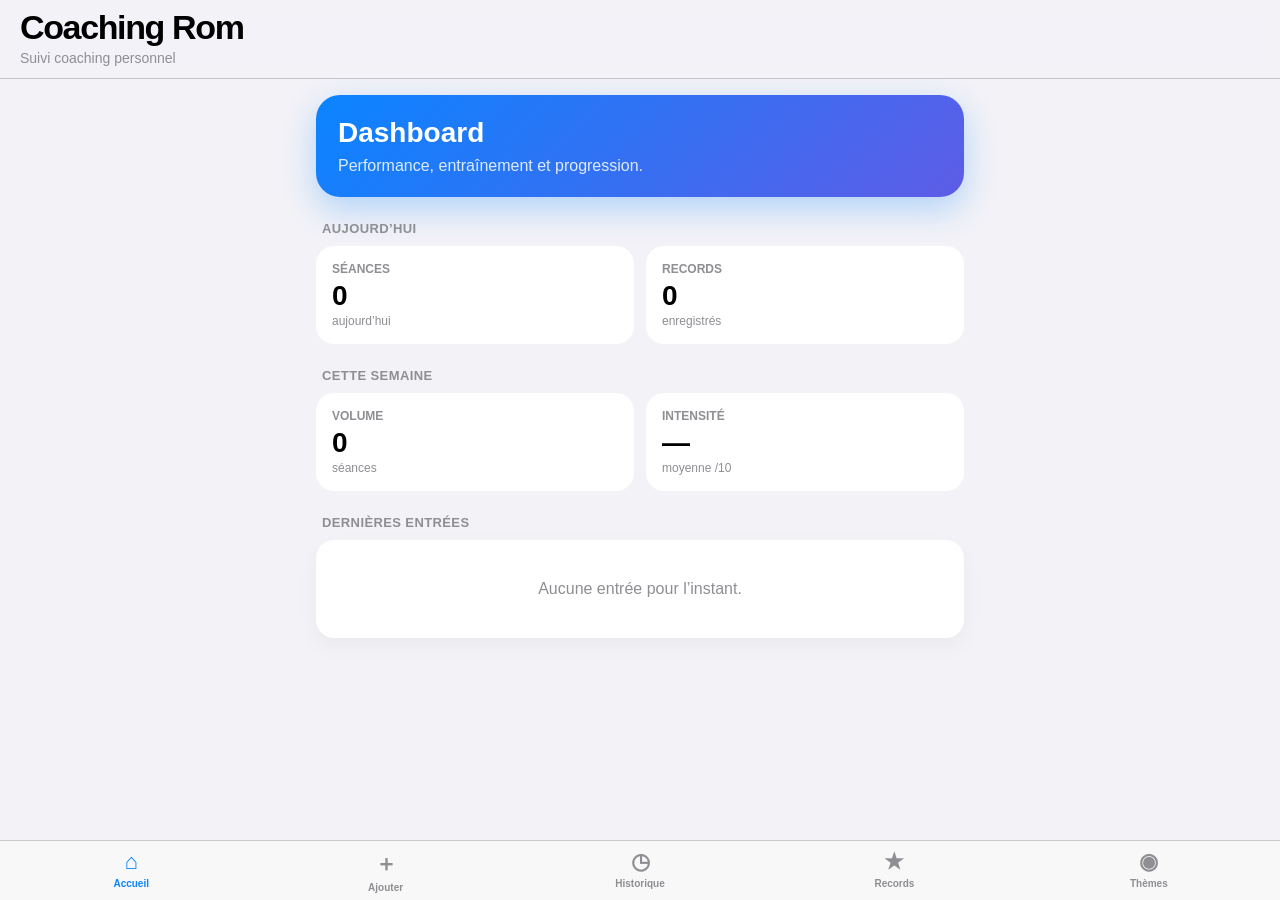
<file: index.html>
<!DOCTYPE html>
<html lang="fr">
<head>
<meta charset="UTF-8">
<title>Coaching Rom</title>
<meta name="viewport" content="width=device-width, initial-scale=1, maximum-scale=1, viewport-fit=cover">
<meta name="apple-mobile-web-app-capable" content="yes">
<meta name="mobile-web-app-capable" content="yes">
<meta name="apple-mobile-web-app-status-bar-style" content="black-translucent">
<meta name="apple-mobile-web-app-title" content="Coaching Rom">
<meta name="theme-color" content="#000000">
<link rel="manifest" href="manifest.json">
<link rel="apple-touch-icon" href="assets/logo-coaching-rom.png">

<style>
:root{
  --bg:#F2F2F7;
  --card:#FFFFFF;
  --text:#000000;
  --text2:#6C6C70;
  --text3:#8E8E93;
  --sep:rgba(60,60,67,.25);
  --blue:#0A84FF;
  --red:#FF375F;
  --green:#30D158;
  --gold:#FFB300;
  --purple:#AF52DE;
  --orange:#FF9500;
  --tab:rgba(249,249,249,.88);
}
@media(prefers-color-scheme:dark){
  :root{
    --bg:#000000;
    --card:#1C1C1E;
    --text:#FFFFFF;
    --text2:#AEAEB2;
    --text3:#8E8E93;
    --sep:rgba(84,84,88,.6);
    --tab:rgba(28,28,30,.88);
  }
}
*{box-sizing:border-box;-webkit-tap-highlight-color:transparent}
body{
  margin:0;
  background:var(--bg);
  color:var(--text);
  font-family:-apple-system,BlinkMacSystemFont,"SF Pro Text","Helvetica Neue",Arial,sans-serif;
  padding-bottom:calc(78px + env(safe-area-inset-bottom));
}
.navbar{
  position:sticky;
  top:0;
  z-index:10;
  backdrop-filter:saturate(180%) blur(20px);
  background:rgba(242,242,247,.82);
  padding:calc(env(safe-area-inset-top) + 8px) 20px 12px;
  border-bottom:.5px solid var(--sep);
}
@media(prefers-color-scheme:dark){
  .navbar{background:rgba(0,0,0,.82)}
}
.navbar h1{
  margin:0;
  font-size:34px;
  font-weight:900;
  letter-spacing:-.04em;
}
.navbar p{
  margin:3px 0 0;
  color:var(--text3);
  font-size:14px;
}
.page{
  display:none;
  max-width:680px;
  margin:0 auto;
  padding:16px;
}
.page.active{display:block}
.section-title{
  margin:24px 6px 10px;
  color:var(--text3);
  font-size:13px;
  font-weight:700;
  text-transform:uppercase;
  letter-spacing:.03em;
}
.card{
  background:var(--card);
  border-radius:18px;
  padding:16px;
  box-shadow:0 8px 22px rgba(0,0,0,.04);
}
.grid-2{
  display:grid;
  grid-template-columns:1fr 1fr;
  gap:12px;
}
.stat-card{
  background:var(--card);
  border-radius:18px;
  padding:16px;
}
.stat-label{
  color:var(--text3);
  font-size:12px;
  font-weight:700;
  text-transform:uppercase;
}
.stat-value{
  font-size:28px;
  font-weight:900;
  margin-top:4px;
}
.stat-sub{
  color:var(--text3);
  font-size:12px;
  margin-top:2px;
}
.big-card{
  background:linear-gradient(135deg,#0A84FF,#5E5CE6);
  color:white;
  border-radius:24px;
  padding:22px;
  box-shadow:0 12px 32px rgba(10,132,255,.28);
}
.big-card h2{
  margin:0;
  font-size:28px;
}
.big-card p{
  margin:8px 0 0;
  opacity:.85;
}
.btn{
  width:100%;
  border:none;
  border-radius:16px;
  background:var(--blue);
  color:white;
  padding:15px;
  font-size:17px;
  font-weight:800;
  margin-top:12px;
}
.btn.secondary{
  background:rgba(142,142,147,.18);
  color:var(--text);
}
.input, select, textarea{
  width:100%;
  border:none;
  background:rgba(142,142,147,.14);
  color:var(--text);
  border-radius:14px;
  padding:14px;
  font-size:16px;
  font-family:inherit;
}
textarea{min-height:90px;resize:none}
label{
  display:block;
  margin:14px 0 7px;
  color:var(--text2);
  font-size:14px;
  font-weight:700;
}
.row{
  display:flex;
  align-items:center;
  gap:12px;
  padding:14px 0;
  border-bottom:.5px solid var(--sep);
}
.row:last-child{border-bottom:none}
.icon{
  width:38px;
  height:38px;
  border-radius:12px;
  display:flex;
  align-items:center;
  justify-content:center;
  font-size:21px;
  flex:0 0 38px;
}
.icon.sprint{background:rgba(255,55,95,.15)}
.icon.force{background:rgba(175,82,222,.15)}
.icon.endurance{background:rgba(48,209,88,.15)}
.icon.mobility{background:rgba(255,149,0,.15)}
.icon.note{background:rgba(10,132,255,.15)}
.row-main{flex:1;min-width:0}
.row-title{font-weight:800;font-size:16px}
.row-sub{color:var(--text3);font-size:13px;margin-top:2px}
.badge{
  display:inline-block;
  border-radius:999px;
  padding:4px 8px;
  background:rgba(255,179,0,.18);
  color:var(--gold);
  font-size:11px;
  font-weight:900;
}
.tabbar{
  position:fixed;
  left:0;right:0;bottom:0;
  z-index:20;
  display:flex;
  justify-content:space-around;
  backdrop-filter:saturate(180%) blur(20px);
  background:var(--tab);
  border-top:.5px solid var(--sep);
  padding:7px 4px calc(6px + env(safe-area-inset-bottom));
}
.tab{
  flex:1;
  border:none;
  background:none;
  color:var(--text3);
  font-family:inherit;
  font-size:10px;
  font-weight:700;
  display:flex;
  flex-direction:column;
  align-items:center;
  gap:3px;
}
.tab b{font-size:22px;font-weight:700}
.tab.active{color:var(--blue)}
.empty{
  color:var(--text3);
  text-align:center;
  padding:24px;
}
</style>
</head>

<body>

<div class="navbar">
  <h1 id="pageTitle">Coaching Rom</h1>
  <p id="pageSubtitle">Suivi coaching personnel</p>
</div>

<div class="page active" id="page-dashboard">
  <div class="big-card">
    <h2>Dashboard</h2>
    <p>Performance, entraînement et progression.</p>
  </div>

  <div class="section-title">Aujourd’hui</div>
  <div class="grid-2">
    <div class="stat-card">
      <div class="stat-label">Séances</div>
      <div class="stat-value" id="todaySessions">0</div>
      <div class="stat-sub">aujourd’hui</div>
    </div>
    <div class="stat-card">
      <div class="stat-label">Records</div>
      <div class="stat-value" id="totalRecords">0</div>
      <div class="stat-sub">enregistrés</div>
    </div>
  </div>

  <div class="section-title">Cette semaine</div>
  <div class="grid-2">
    <div class="stat-card">
      <div class="stat-label">Volume</div>
      <div class="stat-value" id="weekSessions">0</div>
      <div class="stat-sub">séances</div>
    </div>
    <div class="stat-card">
      <div class="stat-label">Intensité</div>
      <div class="stat-value" id="avgIntensity">—</div>
      <div class="stat-sub">moyenne /10</div>
    </div>
  </div>

  <div class="section-title">Dernières entrées</div>
  <div class="card" id="recentList"></div>
</div>
<div class="page" id="page-add">
  <div class="section-title">Nouvelle entrée</div>

  <div class="card">
    <label>Type</label>
    <select id="entryType">
      <option value="seance">Séance d’entraînement</option>
      <option value="record">Performance / Record</option>
      <option value="note">Note coaching</option>
    </select>

    <label>Thème</label>
    <select id="entryTheme">
      <option value="sprint">Sprint</option>
      <option value="force">Force</option>
      <option value="endurance">Endurance</option>
      <option value="mobility">Mobilité</option>
      <option value="note">Général</option>
    </select>

    <label>Titre</label>
    <input class="input" id="entryTitle" placeholder="Ex : Départ 3 x 30 m">

    <label>Performance / données</label>
    <input class="input" id="entryValue" placeholder="Ex : 4.12 sur 30 m / RPE 8">

    <label>Intensité /10</label>
    <select id="entryIntensity">
      <option value="">Non renseigné</option>
      <option>1</option><option>2</option><option>3</option><option>4</option><option>5</option>
      <option>6</option><option>7</option><option>8</option><option>9</option><option>10</option>
    </select>

    <label>Notes</label>
    <textarea id="entryNotes" placeholder="Sensations, contexte, consignes, observations..."></textarea>

    <button class="btn" onclick="saveEntry()">Enregistrer</button>
    <button class="btn secondary" onclick="clearForm()">Effacer</button>
  </div>
</div>

<div class="page" id="page-history">
  <div class="section-title">Historique</div>
  <div class="card" id="historyList"></div>
</div>

<div class="page" id="page-records">
  <div class="section-title">Records & performances</div>
  <div class="card" id="recordsList"></div>
</div>

<div class="page" id="page-themes">
  <div class="section-title">Analyse par thème</div>

  <div class="grid-2">
    <div class="stat-card">
      <div class="stat-label">Sprint</div>
      <div class="stat-value" id="themeSprint">0</div>
      <div class="stat-sub">entrées</div>
    </div>
    <div class="stat-card">
      <div class="stat-label">Force</div>
      <div class="stat-value" id="themeForce">0</div>
      <div class="stat-sub">entrées</div>
    </div>
    <div class="stat-card">
      <div class="stat-label">Endurance</div>
      <div class="stat-value" id="themeEndurance">0</div>
      <div class="stat-sub">entrées</div>
    </div>
    <div class="stat-card">
      <div class="stat-label">Mobilité</div>
      <div class="stat-value" id="themeMobility">0</div>
      <div class="stat-sub">entrées</div>
    </div>
  </div>

  <div class="section-title">Dernières notes</div>
  <div class="card" id="notesList"></div>
</div>

<div class="tabbar">
  <button class="tab active" data-page="dashboard">
    <b>⌂</b><span>Accueil</span>
  </button>
  <button class="tab" data-page="add">
    <b>＋</b><span>Ajouter</span>
  </button>
  <button class="tab" data-page="history">
    <b>◷</b><span>Historique</span>
  </button>
  <button class="tab" data-page="records">
    <b>★</b><span>Records</span>
  </button>
  <button class="tab" data-page="themes">
    <b>◉</b><span>Thèmes</span>
  </button>
</div>
<script>
let entries = JSON.parse(localStorage.getItem("Coaching Rom_rom_entries")) || [];

const THEME_LABELS = {
  sprint: "Sprint",
  force: "Force",
  endurance: "Endurance",
  mobility: "Mobilité",
  note: "Général"
};

const THEME_ICONS = {
  sprint: "⚡",
  force: "🏋️",
  endurance: "❤️",
  mobility: "🧘",
  note: "📝"
};

function todayKey(date){
  return new Date(date).toDateString();
}

function isToday(date){
  return todayKey(date) === new Date().toDateString();
}

function isThisWeek(date){
  const d = new Date(date);
  const now = new Date();
  const weekAgo = new Date();
  weekAgo.setDate(now.getDate() - 7);
  return d >= weekAgo && d <= now;
}

function saveEntry(){
  const type = document.getElementById("entryType").value;
  const theme = document.getElementById("entryTheme").value;
  const title = document.getElementById("entryTitle").value.trim();
  const value = document.getElementById("entryValue").value.trim();
  const intensity = document.getElementById("entryIntensity").value;
  const notes = document.getElementById("entryNotes").value.trim();

  if(!title){
    alert("Ajoute un titre.");
    return;
  }

  const entry = {
    id: Date.now(),
    date: new Date().toISOString(),
    type,
    theme,
    title,
    value,
    intensity,
    notes
  };

  entries.unshift(entry);
  persist();
  clearForm();
  renderAll();
  goTo("dashboard");
}

function clearForm(){
  document.getElementById("entryTitle").value = "";
  document.getElementById("entryValue").value = "";
  document.getElementById("entryIntensity").value = "";
  document.getElementById("entryNotes").value = "";
}

function deleteEntry(id){
  if(!confirm("Supprimer cette entrée ?")) return;
  entries = entries.filter(e => e.id !== id);
  persist();
  renderAll();
}

function persist(){
  localStorage.setItem("Coaching Rom_rom_entries", JSON.stringify(entries));
}

function row(entry){
  const date = new Date(entry.date).toLocaleDateString("fr-FR", {
    day:"2-digit", month:"2-digit", year:"2-digit"
  });

  const badge = entry.type === "record" ? `<span class="badge">RECORD</span>` : "";

  return `
    <div class="row">
      <div class="icon ${entry.theme}">
        ${THEME_ICONS[entry.theme] || "📝"}
      </div>
      <div class="row-main">
        <div class="row-title">${entry.title} ${badge}</div>
        <div class="row-sub">
          ${date} · ${THEME_LABELS[entry.theme] || "Général"}
          ${entry.value ? " · " + entry.value : ""}
          ${entry.intensity ? " · Intensité " + entry.intensity + "/10" : ""}
        </div>
        ${entry.notes ? `<div class="row-sub">${entry.notes}</div>` : ""}
      </div>
      <button onclick="deleteEntry(${entry.id})" style="border:none;background:none;color:#FF375F;font-size:18px;">×</button>
    </div>
  `;
}

function renderDashboard(){
  const today = entries.filter(e => isToday(e.date));
  const week = entries.filter(e => isThisWeek(e.date));
  const records = entries.filter(e => e.type === "record");

  document.getElementById("todaySessions").textContent =
    today.filter(e => e.type === "seance").length;

  document.getElementById("totalRecords").textContent =
    records.length;

  document.getElementById("weekSessions").textContent =
    week.filter(e => e.type === "seance").length;

  const intensities = week
    .map(e => Number(e.intensity))
    .filter(n => !isNaN(n) && n > 0);

  document.getElementById("avgIntensity").textContent =
    intensities.length
      ? (intensities.reduce((a,b)=>a+b,0) / intensities.length).toFixed(1)
      : "—";

  document.getElementById("recentList").innerHTML =
    entries.slice(0,5).map(row).join("") || `<div class="empty">Aucune entrée pour l’instant.</div>`;
}

function renderHistory(){
  document.getElementById("historyList").innerHTML =
    entries.map(row).join("") || `<div class="empty">Aucun historique.</div>`;
}

function renderRecords(){
  const records = entries.filter(e => e.type === "record");
  document.getElementById("recordsList").innerHTML =
    records.map(row).join("") || `<div class="empty">Aucun record enregistré.</div>`;
}

function renderThemes(){
  document.getElementById("themeSprint").textContent =
    entries.filter(e => e.theme === "sprint").length;

  document.getElementById("themeForce").textContent =
    entries.filter(e => e.theme === "force").length;

  document.getElementById("themeEndurance").textContent =
    entries.filter(e => e.theme === "endurance").length;

  document.getElementById("themeMobility").textContent =
    entries.filter(e => e.theme === "mobility").length;

  document.getElementById("notesList").innerHTML =
    entries.filter(e => e.type === "note").slice(0,8).map(row).join("") ||
    `<div class="empty">Aucune note coaching.</div>`;
}

function renderAll(){
  renderDashboard();
  renderHistory();
  renderRecords();
  renderThemes();
}

function goTo(page){
  document.querySelectorAll(".page").forEach(p => p.classList.remove("active"));
  document.getElementById("page-" + page).classList.add("active");

  document.querySelectorAll(".tab").forEach(t => t.classList.remove("active"));
  document.querySelector(`.tab[data-page="${page}"]`).classList.add("active");

  const titles = {
    dashboard:["Coaching Rom","Suivi coaching personnel"],
    add:["Ajouter","Nouvelle séance ou performance"],
    history:["Historique","Toutes tes entrées"],
    records:["Records","Performances importantes"],
    themes:["Thèmes","Analyse par domaine"]
  };

  document.getElementById("pageTitle").textContent = titles[page][0];
  document.getElementById("pageSubtitle").textContent = titles[page][1];

  window.scrollTo(0,0);
}

document.querySelectorAll(".tab").forEach(tab=>{
  tab.addEventListener("click",()=>goTo(tab.dataset.page));
});

renderAll();

if("serviceWorker" in navigator){
  window.addEventListener("load",()=>{
    navigator.serviceWorker.register("service-worker.js").catch(()=>{});
  });
}
</script>
</body>
</html>
</file>
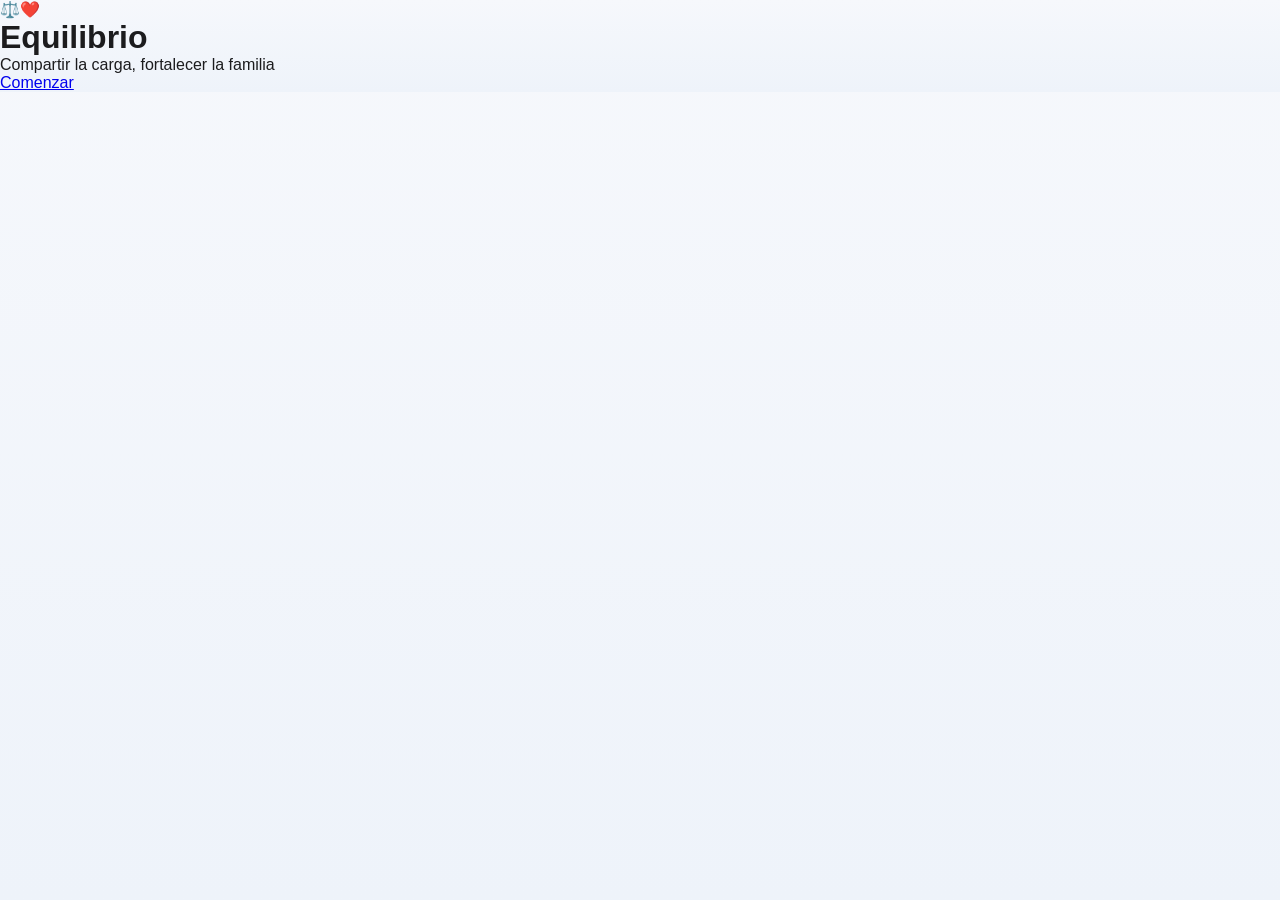
<file: index_old.html>
<!DOCTYPE html>
<html lang="es">
<head>
  <meta charset="UTF-8" />
  <meta name="viewport" content="width=device-width, initial-scale=1.0"/>
  <title>Equilibrio</title>
  <link rel="stylesheet" href="style.css"/>
</head>

<body class="center">

  <div class="card">
    <div class="logo">⚖️❤️</div>

    <h1>Equilibrio</h1>

    <p class="subtitle">
      Compartir la carga, fortalecer la familia
    </p>

    <a class="btn" href="login.html">
      Comenzar
    </a>

  </div>

</body>
</html>
</file>
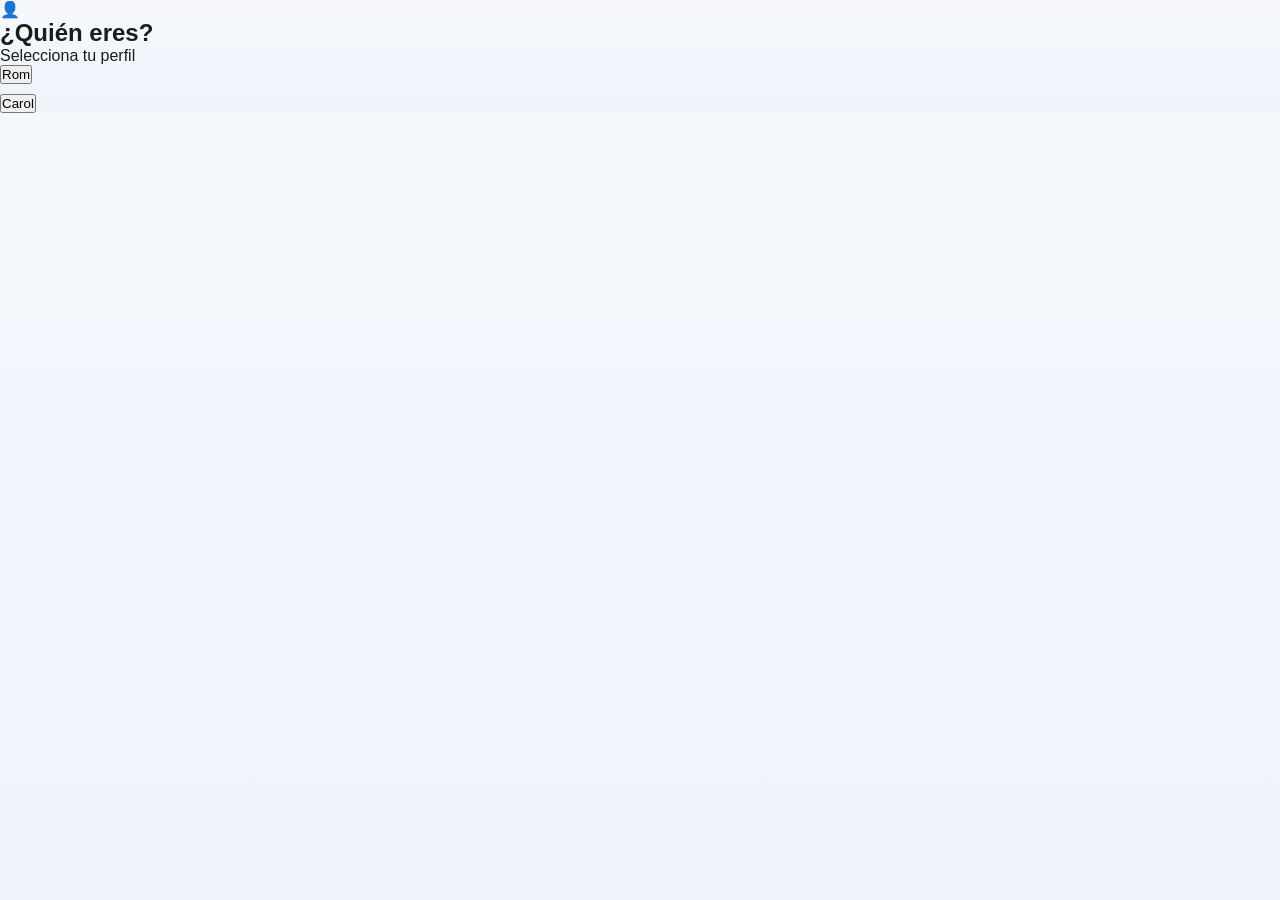
<file: login.html>
<!DOCTYPE html>
<html lang="es">
<head>
  <meta charset="UTF-8" />
  <meta name="viewport" content="width=device-width, initial-scale=1.0"/>
  <title>Equilibrio - Login</title>
  <link rel="stylesheet" href="style.css"/>
</head>

<body class="center">

  <div class="card">

    <div class="logo">👤</div>

    <h2>¿Quién eres?</h2>

    <p class="subtitle">Selecciona tu perfil</p>

    <button class="btn" onclick="login('Rom')">Rom</button>

    <div style="height:10px"></div>

    <button class="btn" onclick="login('Carol')">Carol</button>

  </div>

<script>
  function login(user){
    localStorage.setItem("equilibrio_user", user);
    window.location.href = "app.html";
  }
</script>

</body>
</html>
</file>
<file: style.css>
*{margin:0;padding:0;box-sizing:border-box;-webkit-tap-highlight-color:transparent}

html,body{
  width:100%;
  min-height:100%;
  overflow-x:hidden;
  font-family:-apple-system,BlinkMacSystemFont,"SF Pro Display","Helvetica Neue",sans-serif;
  background:linear-gradient(180deg,#F6F8FC 0%,#EEF3FA 100%);
  color:#1C1C1E;
}

.app-shell{
  width:100%;
  max-width:430px;
  min-height:100vh;
  margin:0 auto;
  padding:22px 18px 110px;
}

.screen{display:none}
.screen.active{display:block}

.brand{text-align:center;margin-top:34px}
.brand-logo{
  width:112px;
  height:112px;
  border-radius:28px;
  object-fit:cover;
  box-shadow:0 16px 36px rgba(10,132,255,.22);
}
.brand h1{margin-top:18px;font-size:38px;font-weight:800}
.brand p{margin-top:8px;color:#6E6E73;line-height:1.4}

.login-card,.balance-card,.week-card,.tasks-card{
  background:rgba(255,255,255,.92);
  backdrop-filter:blur(18px);
  border-radius:28px;
  padding:22px;
  box-shadow:0 14px 34px rgba(0,0,0,.07);
}

.login-card{margin-top:42px}
.login-card h2{text-align:center;margin-bottom:22px}

.primary-btn,.secondary-btn{
  width:100%;
  border:none;
  border-radius:18px;
  padding:17px;
  font-size:17px;
  font-weight:700;
  margin-bottom:14px;
}

.primary-btn{background:#0A84FF;color:white}
.secondary-btn{background:#ECEEF4;color:#1C1C1E}
.full{margin-top:18px}

.topbar{
  display:flex;
  align-items:center;
  justify-content:space-between;
  margin-bottom:22px;
}

.top-logo{
  width:56px;
  height:56px;
  border-radius:16px;
  object-fit:cover;
  box-shadow:0 8px 20px rgba(10,132,255,.18);
}

.eyebrow{font-size:14px;color:#8E8E93;font-weight:600}
.topbar h2{font-size:32px;margin-top:2px}

.score{
  text-align:center;
  font-size:72px;
  font-weight:800;
  color:#0A84FF;
  margin-top:8px;
  letter-spacing:-2px;
}

.balance-text{
  text-align:center;
  color:#34C759;
  font-weight:700;
  margin-top:2px;
}

.bars{margin-top:28px}
.bars>div{margin-bottom:17px}
.bars span{font-weight:700}

.bar{
  height:11px;
  background:#E9ECF2;
  border-radius:99px;
  overflow:hidden;
  margin:7px 0;
}

.bar div{
  height:100%;
  width:50%;
  background:linear-gradient(90deg,#0A84FF,#5AC8FA);
  border-radius:99px;
  transition:.3s;
}

.bars small{color:#8E8E93;font-weight:600}

.categories-grid{
  display:grid;
  grid-template-columns:repeat(2,1fr);
  gap:16px;
  margin-top:22px;
}

.category-card{
  border:none;
  border-radius:26px;
  background:white;
  padding:24px 12px;
  box-shadow:0 10px 26px rgba(0,0,0,.06);
}

.category-card:active{transform:scale(.97)}
.category-card span{display:block;font-size:36px}
.category-card strong{display:block;margin-top:10px;font-size:17px}

.week-card,.tasks-card{margin-top:22px}

.section-title{
  display:flex;
  justify-content:space-between;
  align-items:center;
  margin-bottom:18px;
}

.section-title h3{font-size:21px}
.section-title span{color:#0A84FF;font-weight:700}

.week-row{
  display:grid;
  grid-template-columns:1fr 1fr;
  gap:14px;
}

.week-row div{
  background:#F5F7FB;
  border-radius:20px;
  padding:18px;
  text-align:center;
}

.week-row strong{
  display:block;
  color:#0A84FF;
  font-size:34px;
}

.week-row span{color:#6E6E73;font-weight:600}

.week-text{
  margin-top:16px;
  color:#6E6E73;
  text-align:center;
  font-size:14px;
}

.small-add-btn{
  width:40px;
  height:40px;
  border:none;
  border-radius:50%;
  background:#0A84FF;
  color:white;
  font-size:23px;
  font-weight:700;
}

.task{
  background:#F5F7FB;
  border-radius:20px;
  padding:16px 54px 16px 16px;
  margin-bottom:13px;
  position:relative;
}

.task-category{color:#0A84FF;font-size:13px;font-weight:800}
.task-title{font-size:16px;font-weight:700;margin-top:5px}
.task-person{font-size:14px;color:#6E6E73;margin-top:5px}

.task button{
  position:absolute;
  top:16px;
  right:14px;
  width:36px;
  height:36px;
  border:none;
  border-radius:50%;
  background:#34C759;
  color:white;
  font-weight:800;
}

.empty{text-align:center;color:#8E8E93;padding:24px}

.modal{
  position:fixed;
  inset:0;
  background:rgba(0,0,0,.35);
  display:flex;
  align-items:flex-end;
  justify-content:center;
  z-index:999;
}

.hidden{display:none}

.modal-panel{
  width:100%;
  max-width:430px;
  background:white;
  border-radius:30px 30px 0 0;
  padding:24px;
  box-shadow:0 -14px 34px rgba(0,0,0,.16);
}

.close-btn{
  float:right;
  border:none;
  background:#F2F2F7;
  width:36px;
  height:36px;
  border-radius:50%;
  font-size:24px;
}

.modal-panel h3{font-size:24px;margin-bottom:20px}
.modal-panel label{display:block;margin:15px 0 8px;font-weight:700}

.modal-panel input,.modal-panel select{
  width:100%;
  border:1px solid #E5E5EA;
  border-radius:16px;
  padding:15px;
  font-size:16px;
  background:#FAFAFA;
}

.person-row{
  display:grid;
  grid-template-columns:1fr 1fr;
  gap:12px;
}

.person-row button{
  border:none;
  border-radius:16px;
  background:#ECEEF4;
  padding:15px;
  font-weight:700;
}

.person-row button.active{background:#0A84FF;color:white}

.bottom-nav{
  position:fixed;
  left:50%;
  bottom:18px;
  transform:translateX(-50%);
  width:calc(100% - 32px);
  max-width:430px;
  background:rgba(255,255,255,.95);
  backdrop-filter:blur(18px);
  border-radius:24px;
  padding:12px;
  display:flex;
  justify-content:space-around;
  box-shadow:0 16px 34px rgba(0,0,0,.14);
}

.bottom-nav button{
  border:none;
  background:none;
  font-size:16px;
  font-weight:800;
  color:#1C1C1E;
}

.bottom-nav button:nth-child(2){
  width:46px;
  height:46px;
  border-radius:50%;
  background:#0A84FF;
  color:white;
  font-size:26px;
}

.nav-active{color:#0A84FF!important}
</file>
